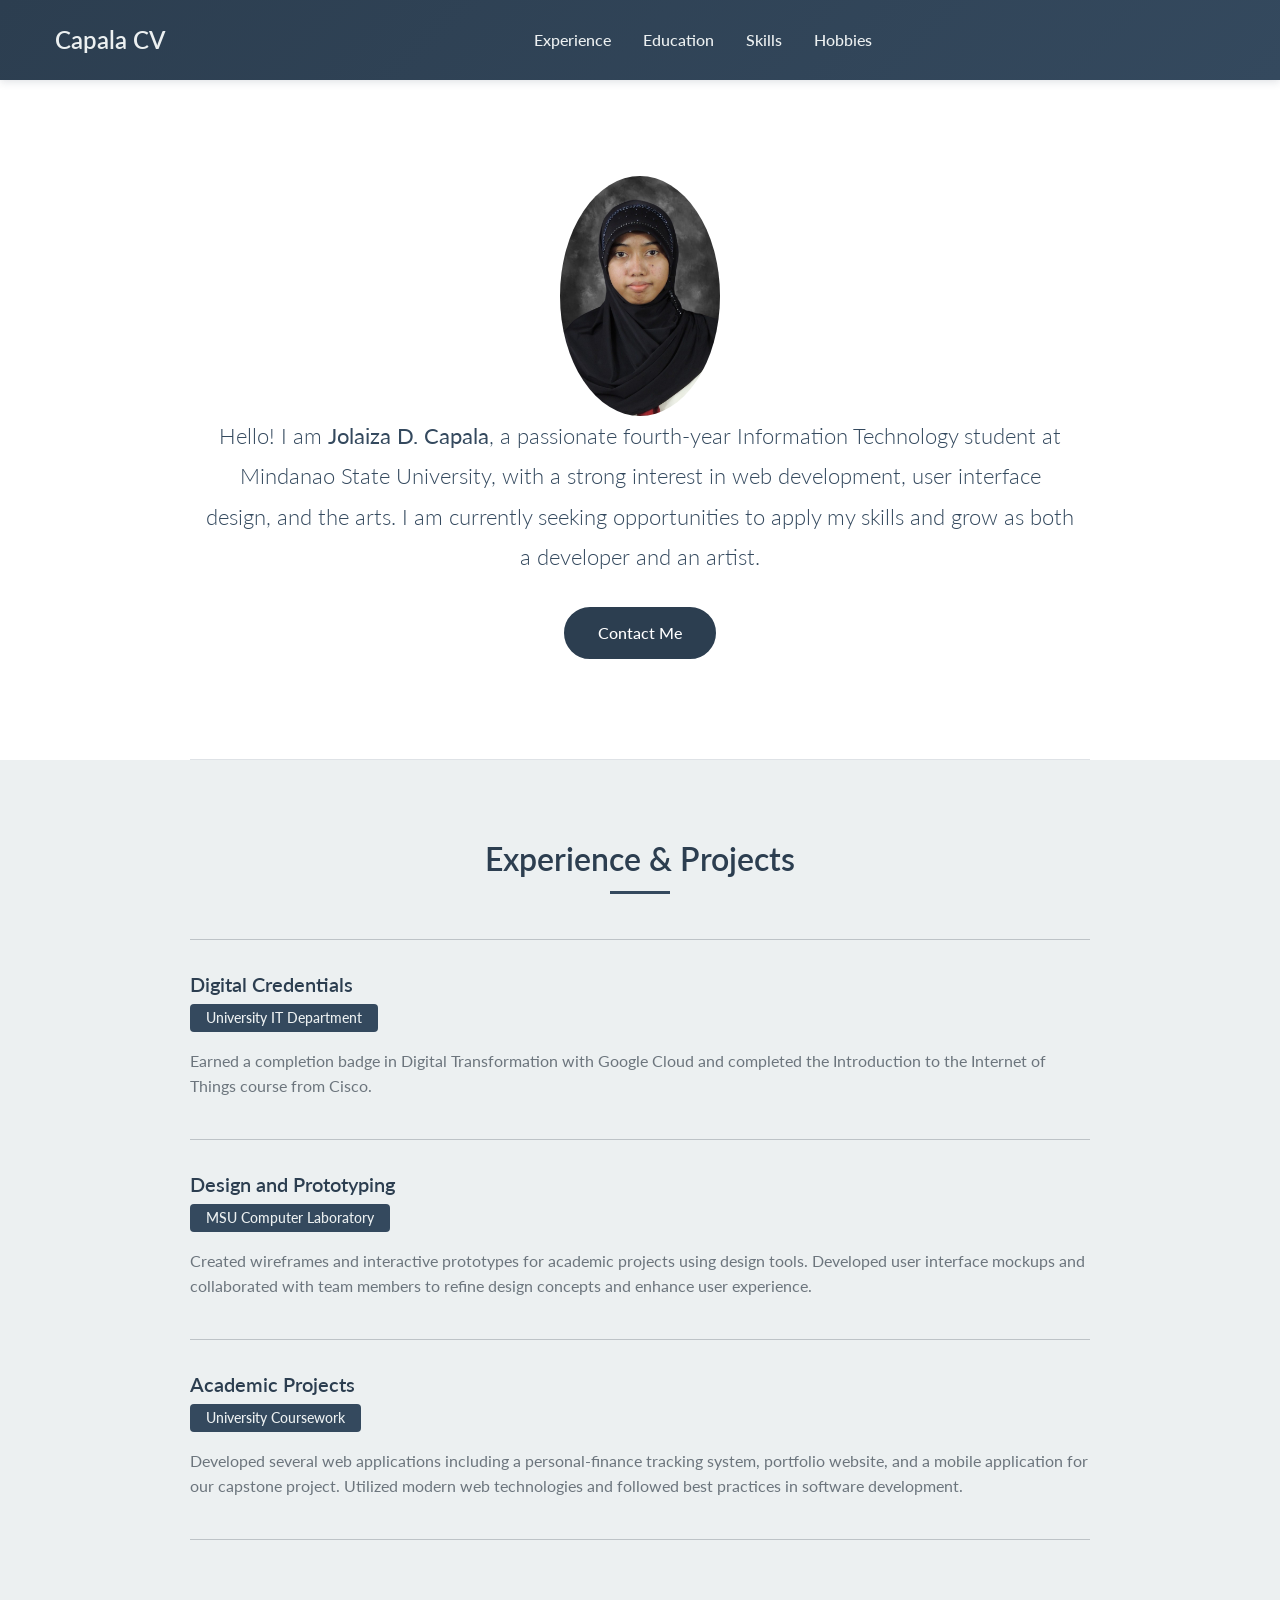
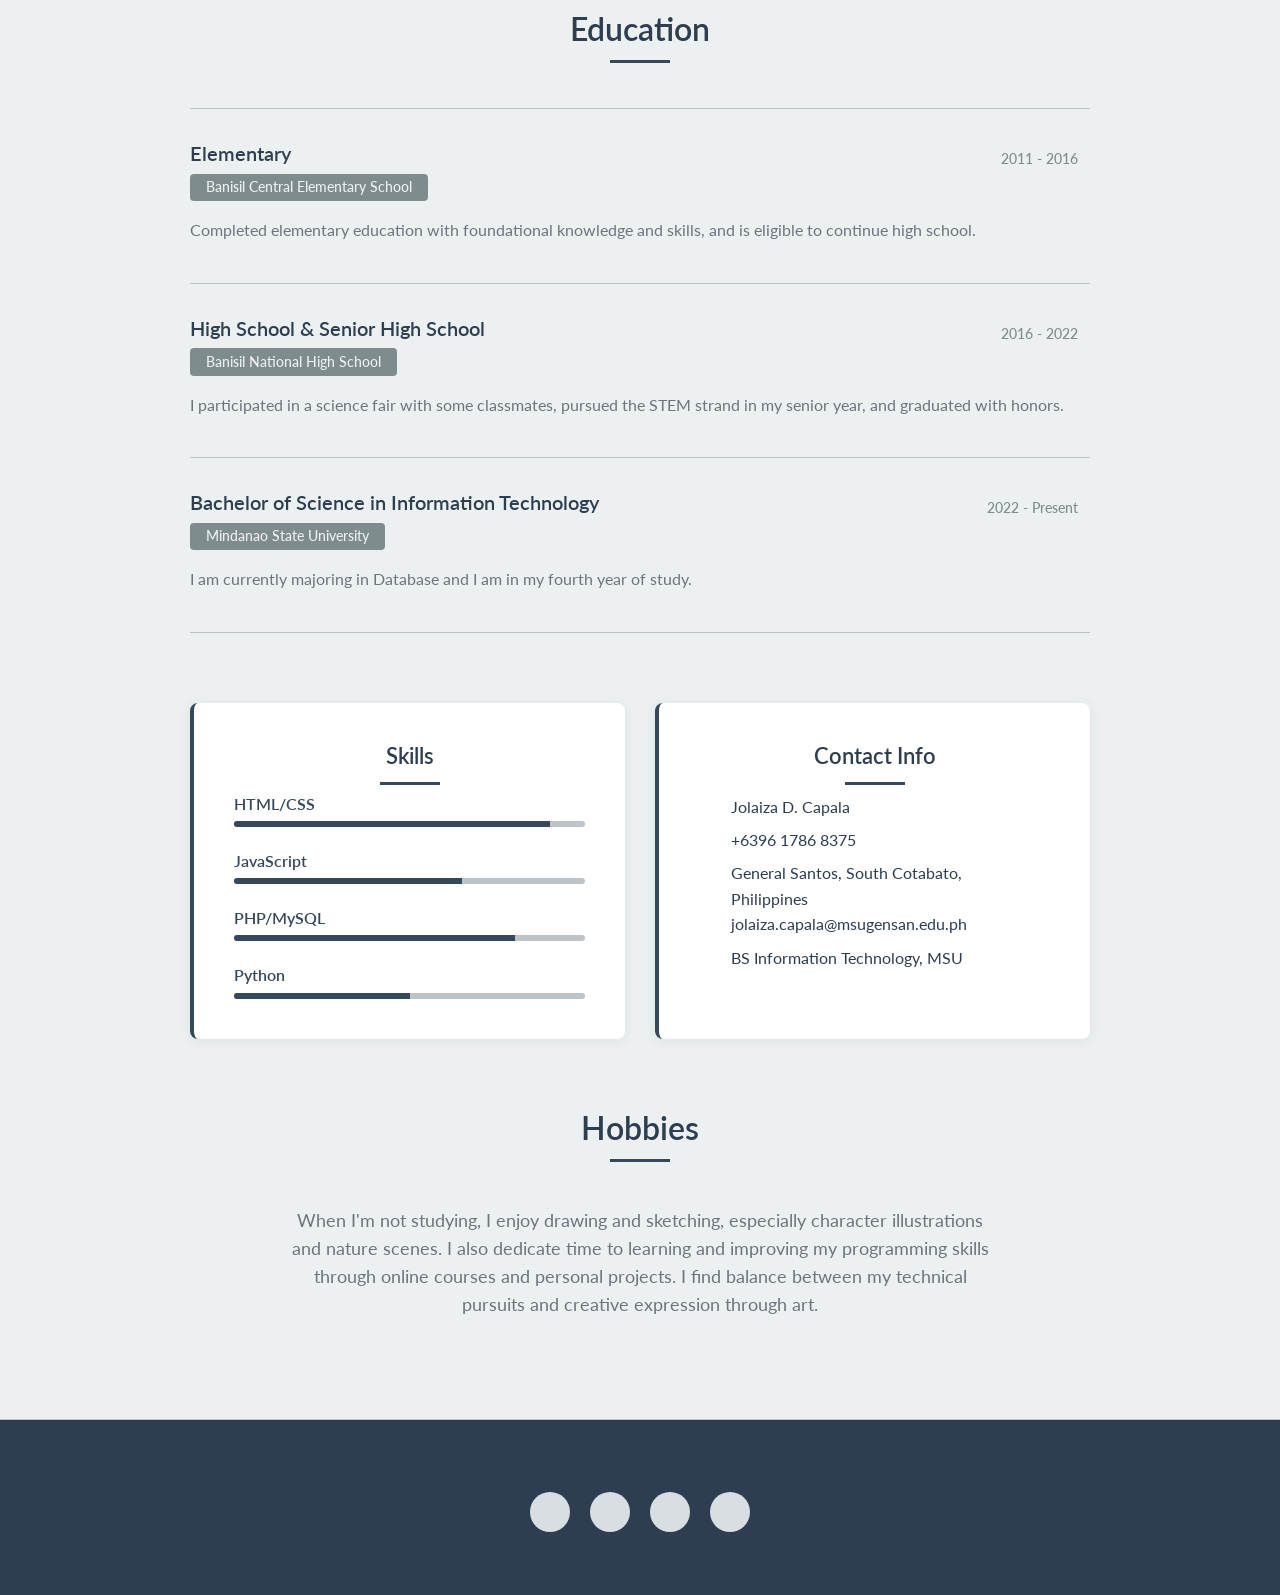
<file: index.html>
<!DOCTYPE html>
<html>
  <head>
    <meta charset="utf-8">
    <meta name="viewport" content="width=device-width, initial-scale=1">
    <title>Capala CV</title>
    <link rel="stylesheet" href="https://maxcdn.bootstrapcdn.com/bootstrap/4.0.0/css/bootstrap.min.css">
    <link rel="stylesheet" href="https://code.ionicframework.com/ionicons/2.0.1/css/ionicons.min.css">
    <link rel="stylesheet" type="text/css" href="assets/css/style.css">
  </head>
  <body>
   <nav class="navbar fixed-top navbar-expand-lg navbar-dark page-navbar gradient">
      <div class="container">
        <a class="navbar-brand logo" href="#">Capala CV</a>
        <button class="navbar-toggler" type="button" data-toggle="collapse" data-target="#navbarNav" aria-controls="navbarNav" aria-expanded="false" aria-label="Toggle navigation">
          <span class="navbar-toggler-icon"></span>
        </button>
        <div class="collapse navbar-collapse" id="navbarNav">
            <ul class="navbar-nav mx-auto">
              <li class="nav-item item">
                <li class="nav-item item">
                  <a class="nav-link" href="#work-experience">Experience</a>
                </li>
                <li class="nav-item item">
                    <a class="nav-link" href="#education">Education</a>
                </li>
                <li class="nav-item item">
                  <a class="nav-link" href="#skills">Skills</a>
                </li>
                <li class="nav-item item">
                    <a class="nav-link" href="#hobbies">Hobbies</a>
                </li>
              </li>
            </ul>
          </div>
      </div>
    </nav>
    <main class="page cv-page">
      <section class="cv-block block-intro border-bottom">
        <div class="container">
          <div class="avatar">
            <img class="img-fluid rounded-circle" src="assets/img/avatar.jpg">
          </div>
          <p>Hello! I am <strong>Jolaiza D. Capala</strong>, a passionate fourth-year Information Technology student at Mindanao State University, with a strong interest in web development, user interface design, and the arts. I am currently seeking opportunities to apply my skills and grow as both a developer and an artist.</p>
          <a href="mailto:jolaiza.capala@msugensan.edu.ph" class="btn btn-outline-primary">Contact Me</a>
        </div>
      </section>
      <section class="cv-block info">
        <div class="container">
          <div class="work-experience group" id="work-experience">
            <h2 class="text-center">Experience & Projects</h2>
            <div class="item">
              <div class="row">
                <div class="col-md-6">
                  <h3>Digital Credentials</h3>
                  <h4 class="organization">University IT Department</h4>
                </div>
              </div>
              <p class="text-muted">Earned a completion badge in Digital Transformation with Google Cloud and completed the Introduction to the Internet of Things course from Cisco.</p>
            </div>
            <div class="item">
              <div class="row">
                <div class="col-md-6">
                  <h3>Design and Prototyping</h3>
                  <h4 class="organization">MSU Computer Laboratory</h4>
                </div>
              </div>
              <p class="text-muted">Created wireframes and interactive prototypes for academic projects using design tools. Developed user interface mockups and collaborated with team members to refine design concepts and enhance user experience.</p>
            </div>
            <div class="item">
              <div class="row">
                <div class="col-md-6">
                  <h3>Academic Projects</h3>
                  <h4 class="organization">University Coursework</h4>
                </div>
              </div>
              <p class="text-muted">Developed several web applications including a personal-finance tracking system, portfolio website, and a mobile application for our capstone project. Utilized modern web technologies and followed best practices in software development.</p>
            </div>
          </div>
          <div class="education group" id="education">
            <h2 class="text-center">Education</h2>
            <div class="item">
              <div class="row">
                <div class="col-md-6">
                  <h3>Elementary</h3>
                  <h4 class="organization">Banisil Central Elementary School</h4>
                </div>
                <div class="col-md-6">
                  <time class="period">2011 - 2016</time>
                </div>
              </div>
              <p class="text-muted">Completed elementary education with foundational knowledge and skills, and is eligible to continue high school.</p>
            </div>
            <div class="item">
              <div class="row">
                <div class="col-md-6">
                  <h3>High School & Senior High School</h3>
                  <h4 class="organization">Banisil National High School</h4>
                </div>
                <div class="col-md-6">
                  <time class="period">2016 - 2022</time>
                </div>
              </div>
              <p class="text-muted">I participated in a science fair with some classmates, pursued the STEM strand in my senior year, and graduated with honors.</p>
            </div>
            <div class="item">
              <div class="row">
                <div class="col-md-6">
                  <h3>Bachelor of Science in Information Technology</h3>
                  <h4 class="organization">Mindanao State University</h4>
                </div>
                <div class="col-md-6">
                  <time class="period">2022 - Present</time>
                </div>
              </div>
              <p class="text-muted">I am currently majoring in Database and I am in my fourth year of study.</p>
            </div>
          </div>
          <div class="group" id="skills">
            <div class="row">
              <div class="col-md-6">
                <div class="skills info-card">
                  <h2>Skills</h2>
                  <h3>HTML/CSS</h3>
                  <div class="progress">
                    <div class="progress-bar" role="progressbar" aria-valuenow="70"
                    aria-valuemin="0" aria-valuemax="100" style="width:90%">
                    </div>
                  </div>
                  <h3>JavaScript</h3>
                  <div class="progress">
                    <div class="progress-bar" role="progressbar" aria-valuenow="70"
                    aria-valuemin="0" aria-valuemax="100" style="width:65%">
                    </div>
                  </div>
                  <h3>PHP/MySQL</h3>
                  <div class="progress">
                    <div class="progress-bar" role="progressbar" aria-valuenow="70"
                    aria-valuemin="0" aria-valuemax="100" style="width:80%">
                    </div>
                  </div>
                  <h3>Python</h3>
                  <div class="progress">
                    <div class="progress-bar" role="progressbar" aria-valuenow="70"
                    aria-valuemin="0" aria-valuemax="100" style="width:50%">
                    </div>
                  </div>
                </div>
              </div>
              <div class="col-md-6">
                <div class="contact-info info-card" id="contact">
                  <h2>Contact Info</h2>
                  <div class="row">
                    <div class="col-1">
                        <i class="ion-person icon"></i>
                    </div>
                    <div class="col-9">
                      <span>Jolaiza D. Capala</span>
                    </div>
                  </div>
                  <div class="row">
                    <div class="col-1">
                      <i class="ion-ios-telephone icon"></i>
                    </div>
                    <div class="col-9">
                      <span>+6396 1786 8375</span>
                    </div>
                  </div>
                  <div class="row">
                    <div class="col-1">
                      <i class="ion-location icon"></i>
                    </div>
                    <div class="col-9">
                      <span>General Santos, South Cotabato, Philippines</span>
                    </div>
                  </div>
                  <div class="row">
                    <div class="col-1">
                      <i class="ion-at icon"></i>
                    </div>
                    <div class="col-9">
                      <span>jolaiza.capala@msugensan.edu.ph</span>
                    </div>
                  </div>
                  <div class="row">
                    <div class="col-1">
                      <i class="ion-university icon"></i>
                    </div>
                    <div class="col-9">
                      <span>BS Information Technology, MSU</span>
                    </div>
                  </div>
                </div>
              </div>
            </div>
          </div>
          <div class="hobbies group" id="hobbies">
            <h2 class="text-center">Hobbies</h2>
            <p class="text-center text-muted">When I'm not studying, I enjoy drawing and sketching, especially character illustrations and nature scenes. I also dedicate time to learning and improving my programming skills through online courses and personal projects. I find balance between my technical pursuits and creative expression through art.</p>
          </div>
        </div>
      </section>
      <footer class="page-footer">
        <div class="container">
          <div class="social-icons">
            <a href="https://www.facebook.com/jolaiza.capala"><i class="ion-social-facebook" title="Facebook"></i></a>
            <a href="https://www.instagram.com/jlz_laiii/"><i class="ion-social-instagram-outline" title="Instagram"></i></a>
            <a href="https://www.linkedin.com/in/jolaiza-capala/"><i class="ion-social-linkedin" title="LinkedIn"></i></a>
            <a href="https://github.com/jlz-89"><i class="ion-social-github" title="GitHub"></i></a>
          </div>
        </div>
      </footer>
    </main>
  </body>
  <script src="https://code.jquery.com/jquery-3.2.1.min.js"></script>
  <script src="https://maxcdn.bootstrapcdn.com/bootstrap/4.0.0/js/bootstrap.min.js"></script>
  <script src="assets/js/script.js"></script>
</html>
</file>
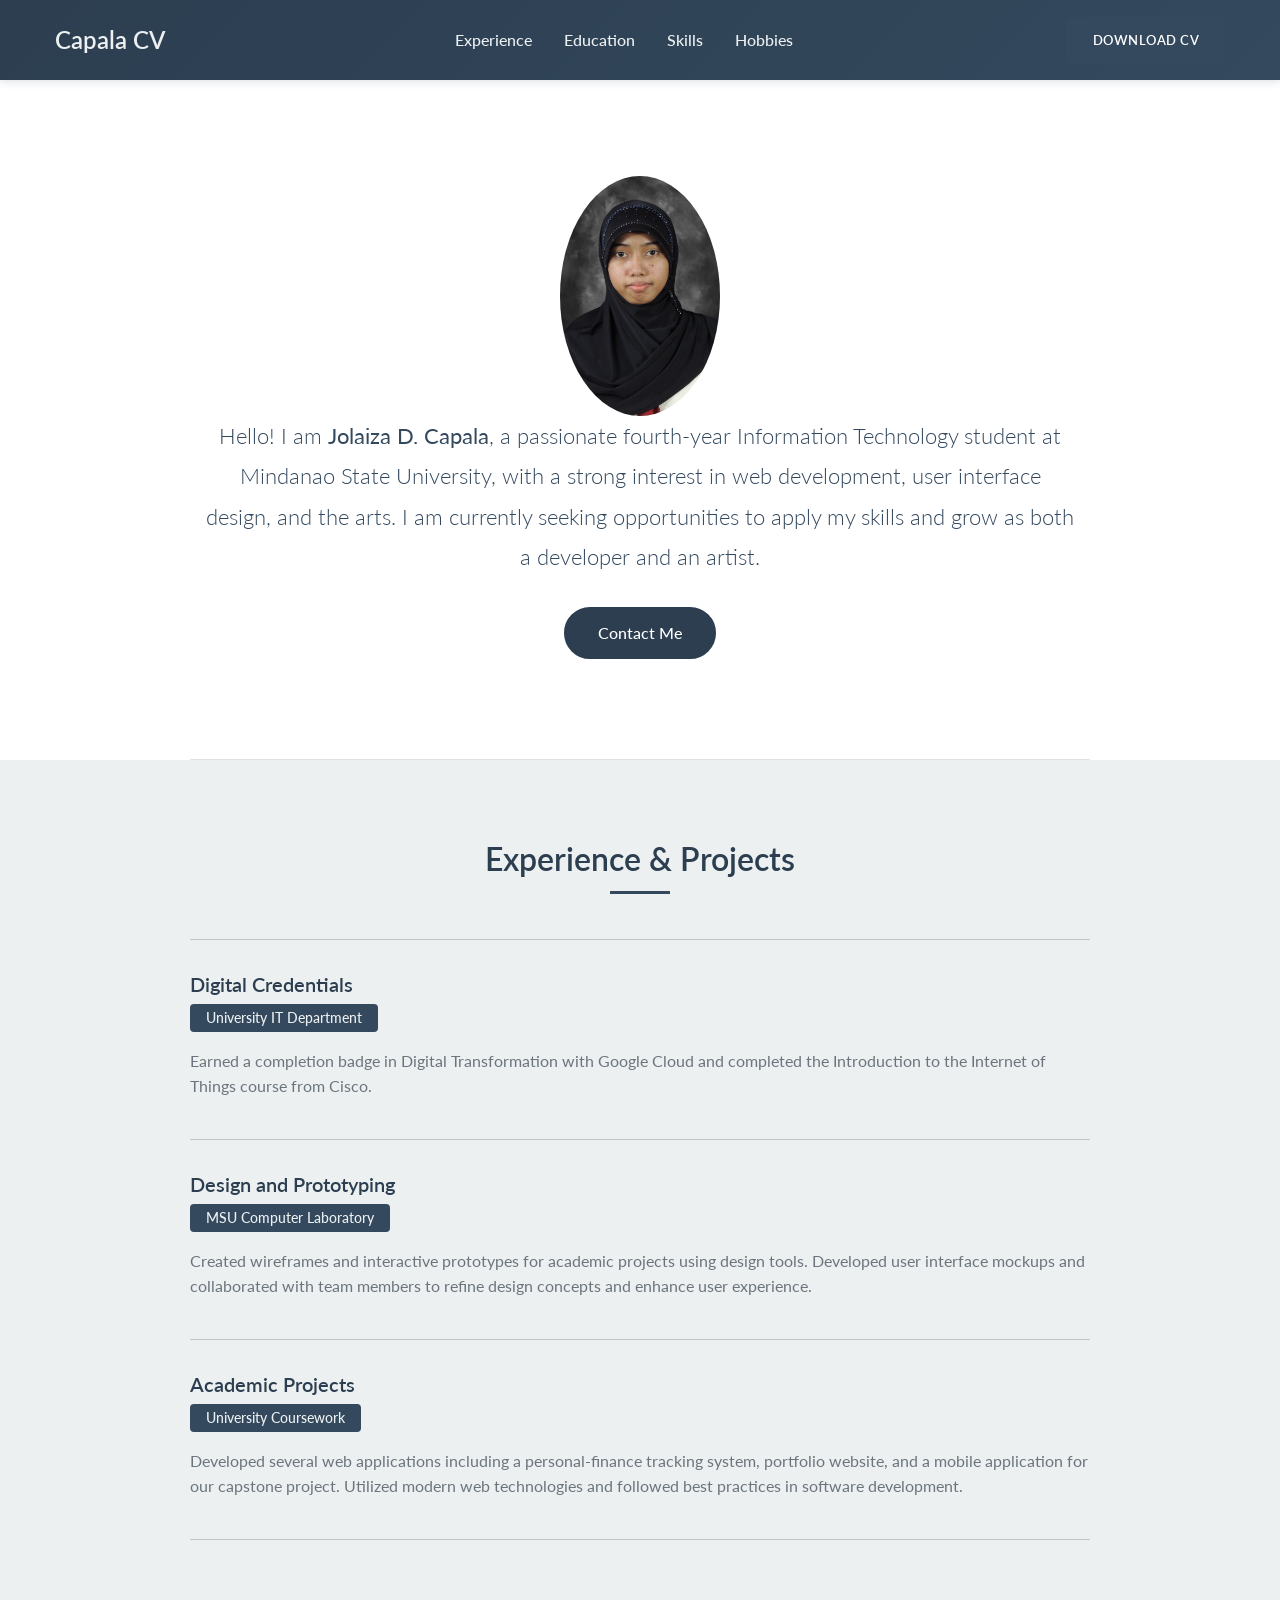
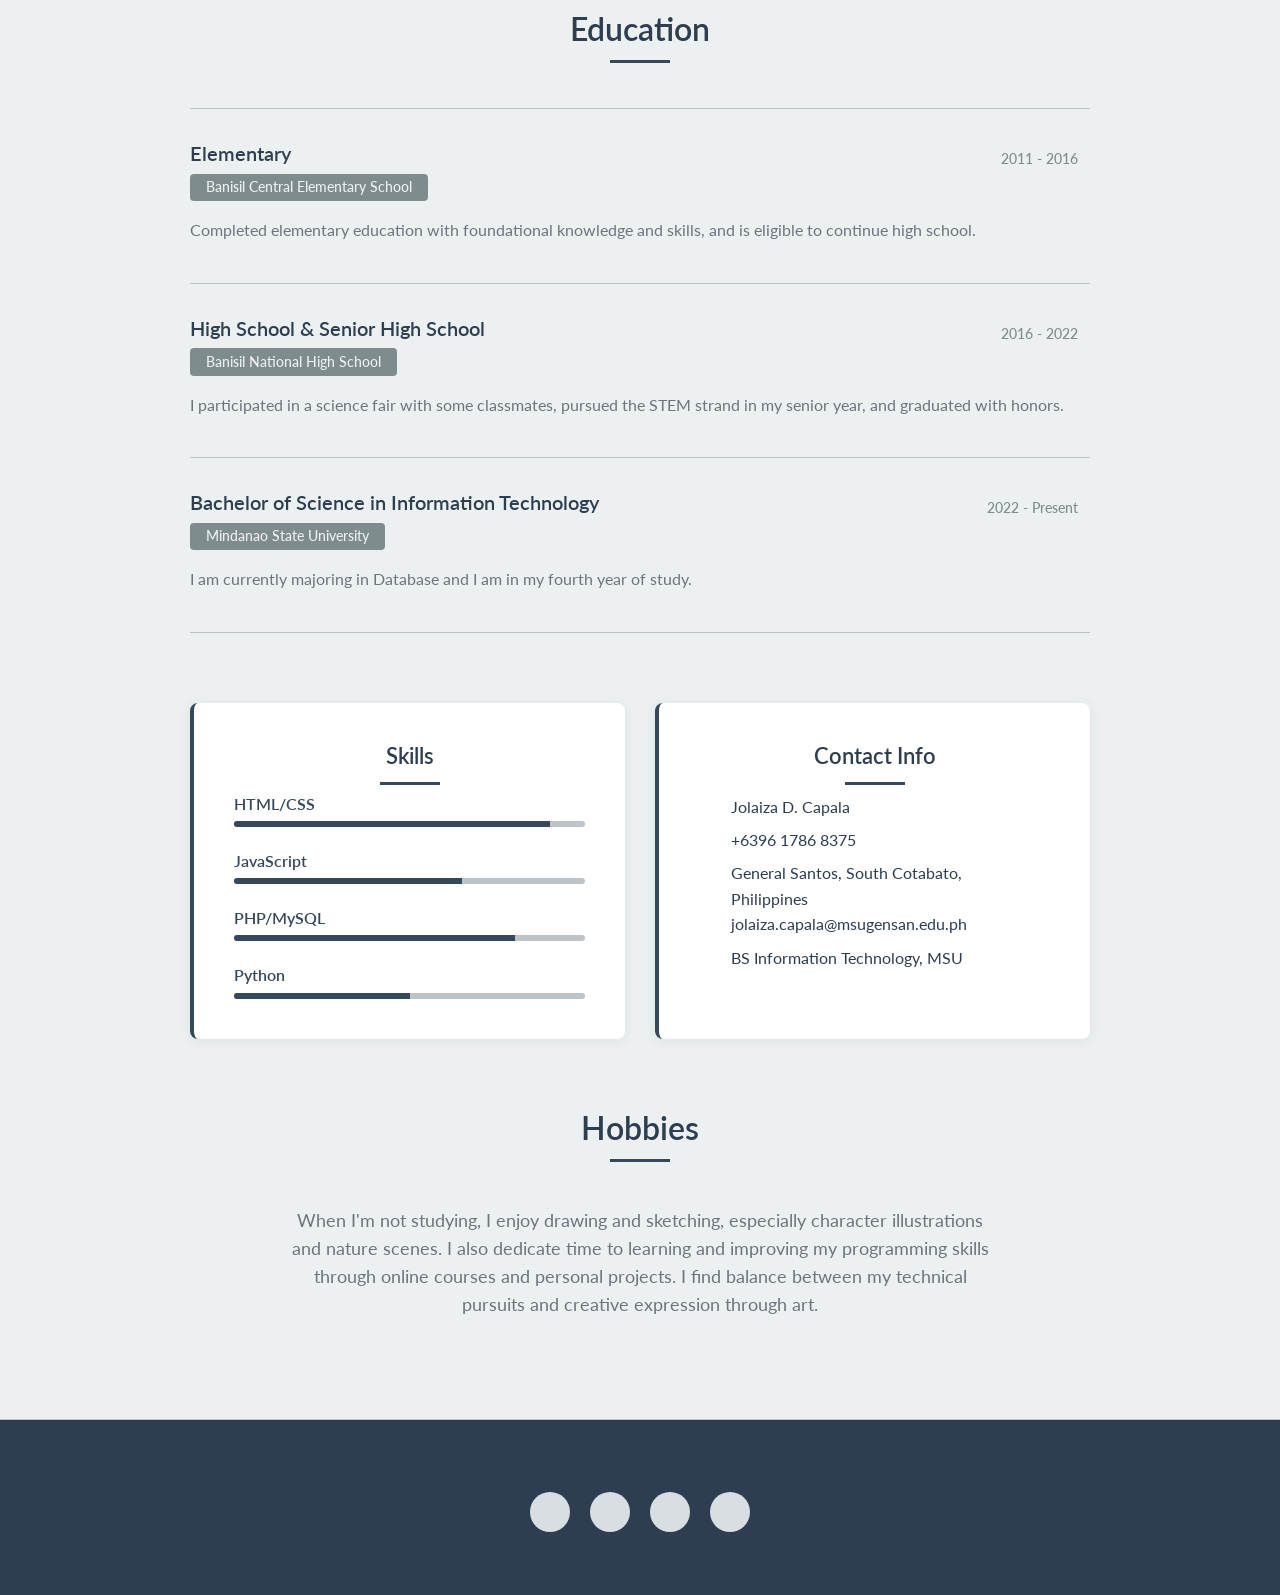
<file: cv.html>
<!DOCTYPE html>
<html>
  <head>
    <meta charset="utf-8">
    <meta name="viewport" content="width=device-width, initial-scale=1">
    <title>Beautiful CV Template</title>
    <link rel="stylesheet" href="https://maxcdn.bootstrapcdn.com/bootstrap/4.0.0/css/bootstrap.min.css">
    <link rel="stylesheet" href="https://code.ionicframework.com/ionicons/2.0.1/css/ionicons.min.css">
    <link rel="stylesheet" type="text/css" href="assets/css/style.css">
  </head>
  <body>
   <nav class="navbar fixed-top navbar-expand-lg navbar-dark page-navbar gradient">
      <div class="container">
        <a class="navbar-brand logo" href="#">Capala CV</a>
        <button class="navbar-toggler" type="button" data-toggle="collapse" data-target="#navbarNav" aria-controls="navbarNav" aria-expanded="false" aria-label="Toggle navigation">
          <span class="navbar-toggler-icon"></span>
        </button>
        <div class="collapse navbar-collapse" id="navbarNav">
            <ul class="navbar-nav mx-auto">
              <li class="nav-item item">
                <li class="nav-item item">
                  <a class="nav-link" href="#work-experience">Experience</a>
                </li>
                <li class="nav-item item">
                    <a class="nav-link" href="#education">Education</a>
                </li>
                <li class="nav-item item">
                  <a class="nav-link" href="#skills">Skills</a>
                </li>
                <li class="nav-item item">
                    <a class="nav-link" href="#hobbies">Hobbies</a>
                </li>
              </li>
            </ul>
          </div>
          <a href="https://tutorialzine.com/2018/04/freebie-beautiful-cv-template-with-bootstrap" class="btn download-template" role="button" aria-disabled="true">Download CV</a>
      </div>
    </nav>
    <main class="page cv-page">
      <section class="cv-block block-intro border-bottom">
        <div class="container">
          <div class="avatar">
            <img class="img-fluid rounded-circle" src="assets/img/avatar.jpg">
          </div>
          <p>Hello! I am <strong>Jolaiza D. Capala</strong>, a passionate fourth-year Information Technology student at Mindanao State University, with a strong interest in web development, user interface design, and the arts. I am currently seeking opportunities to apply my skills and grow as both a developer and an artist.</p>
          <a href="#contact" class="btn btn-outline-primary">Contact Me</a>
        </div>
      </section>
      <section class="cv-block info">
        <div class="container">
          <div class="work-experience group" id="work-experience">
            <h2 class="text-center">Experience & Projects</h2>
            <div class="item">
              <div class="row">
                <div class="col-md-6">
                  <h3>Digital Credentials</h3>
                  <h4 class="organization">University IT Department</h4>
                </div>
              </div>
              <p class="text-muted">Earned a completion badge in Digital Transformation with Google Cloud and completed the Introduction to the Internet of Things course from Cisco.</p>
            </div>
            <div class="item">
              <div class="row">
                <div class="col-md-6">
                  <h3>Design and Prototyping</h3>
                  <h4 class="organization">MSU Computer Laboratory</h4>
                </div>
              </div>
              <p class="text-muted">Created wireframes and interactive prototypes for academic projects using design tools. Developed user interface mockups and collaborated with team members to refine design concepts and enhance user experience.</p>
            </div>
            <div class="item">
              <div class="row">
                <div class="col-md-6">
                  <h3>Academic Projects</h3>
                  <h4 class="organization">University Coursework</h4>
                </div>
              </div>
              <p class="text-muted">Developed several web applications including a personal-finance tracking system, portfolio website, and a mobile application for our capstone project. Utilized modern web technologies and followed best practices in software development.</p>
            </div>
          </div>
          <div class="education group" id="education">
            <h2 class="text-center">Education</h2>
            <div class="item">
              <div class="row">
                <div class="col-md-6">
                  <h3>Elementary</h3>
                  <h4 class="organization">Banisil Central Elementary School</h4>
                </div>
                <div class="col-md-6">
                  <time class="period">2011 - 2016</time>
                </div>
              </div>
              <p class="text-muted">Completed elementary education with foundational knowledge and skills, and is eligible to continue high school.</p>
            </div>
            <div class="item">
              <div class="row">
                <div class="col-md-6">
                  <h3>High School & Senior High School</h3>
                  <h4 class="organization">Banisil National High School</h4>
                </div>
                <div class="col-md-6">
                  <time class="period">2016 - 2022</time>
                </div>
              </div>
              <p class="text-muted">I participated in a science fair with some classmates, pursued the STEM strand in my senior year, and graduated with honors.</p>
            </div>
            <div class="item">
              <div class="row">
                <div class="col-md-6">
                  <h3>Bachelor of Science in Information Technology</h3>
                  <h4 class="organization">Mindanao State University</h4>
                </div>
                <div class="col-md-6">
                  <time class="period">2022 - Present</time>
                </div>
              </div>
              <p class="text-muted">I am currently majoring in Database and I am in my fourth year of study.</p>
            </div>
          </div>
          <div class="group" id="skills">
            <div class="row">
              <div class="col-md-6">
                <div class="skills info-card">
                  <h2>Skills</h2>
                  <h3>HTML/CSS</h3>
                  <div class="progress">
                    <div class="progress-bar" role="progressbar" aria-valuenow="70"
                    aria-valuemin="0" aria-valuemax="100" style="width:90%">
                    </div>
                  </div>
                  <h3>JavaScript</h3>
                  <div class="progress">
                    <div class="progress-bar" role="progressbar" aria-valuenow="70"
                    aria-valuemin="0" aria-valuemax="100" style="width:65%">
                    </div>
                  </div>
                  <h3>PHP/MySQL</h3>
                  <div class="progress">
                    <div class="progress-bar" role="progressbar" aria-valuenow="70"
                    aria-valuemin="0" aria-valuemax="100" style="width:80%">
                    </div>
                  </div>
                  <h3>Python</h3>
                  <div class="progress">
                    <div class="progress-bar" role="progressbar" aria-valuenow="70"
                    aria-valuemin="0" aria-valuemax="100" style="width:50%">
                    </div>
                  </div>
                </div>
              </div>
              <div class="col-md-6">
                <div class="contact-info info-card" id="contact">
                  <h2>Contact Info</h2>
                  <div class="row">
                    <div class="col-1">
                        <i class="ion-person icon"></i>
                    </div>
                    <div class="col-9">
                      <span>Jolaiza D. Capala</span>
                    </div>
                  </div>
                  <div class="row">
                    <div class="col-1">
                      <i class="ion-ios-telephone icon"></i>
                    </div>
                    <div class="col-9">
                      <span>+6396 1786 8375</span>
                    </div>
                  </div>
                  <div class="row">
                    <div class="col-1">
                      <i class="ion-location icon"></i>
                    </div>
                    <div class="col-9">
                      <span>General Santos, South Cotabato, Philippines</span>
                    </div>
                  </div>
                  <div class="row">
                    <div class="col-1">
                      <i class="ion-at icon"></i>
                    </div>
                    <div class="col-9">
                      <span>jolaiza.capala@msugensan.edu.ph</span>
                    </div>
                  </div>
                  <div class="row">
                    <div class="col-1">
                      <i class="ion-university icon"></i>
                    </div>
                    <div class="col-9">
                      <span>BS Information Technology, MSU</span>
                    </div>
                  </div>
                </div>
              </div>
            </div>
          </div>
          <div class="hobbies group" id="hobbies">
            <h2 class="text-center">Hobbies</h2>
            <p class="text-center text-muted">When I'm not studying, I enjoy drawing and sketching, especially character illustrations and nature scenes. I also dedicate time to learning and improving my programming skills through online courses and personal projects. I find balance between my technical pursuits and creative expression through art.</p>
          </div>
        </div>
      </section>
      <footer class="page-footer">
        <div class="container">
          <div class="social-icons">
            <a href="https://www.facebook.com/jolaiza.capala"><i class="ion-social-facebook" title="Facebook"></i></a>
            <a href="https://www.instagram.com/jlz_laiii/"><i class="ion-social-instagram-outline" title="Instagram"></i></a>
            <a href="https://www.linkedin.com/in/jolaiza-capala/"><i class="ion-social-linkedin" title="LinkedIn"></i></a>
            <a href="https://github.com/jlz-89"><i class="ion-social-github" title="GitHub"></i></a>
          </div>
        </div>
      </footer>
    </main>
  </body>
  <script src="https://code.jquery.com/jquery-3.2.1.min.js"></script>
  <script src="https://maxcdn.bootstrapcdn.com/bootstrap/4.0.0/js/bootstrap.min.js"></script>
  <script src="assets/js/script.js"></script>
</html>
</file>
<file: assets/css/style.css>
@import url("https://fonts.googleapis.com/css?family=Lato:300,400,500,600");

:root {
    --primary-dark: #2C3E50;
    --primary-medium: #34495E;
    --secondary-dark: #7F8C8D;
    --secondary-light: #BDC3C7;
    --background-light: #ECF0F1;
    --accent-color: #3498DB;
}

body {
    font-family: 'Lato', sans-serif;
    color: var(--primary-dark);
    background-color: #ffffff;
    line-height: 1.6;
}

.page-navbar.navbar {
    background-color: var(--primary-dark);
    box-shadow: 0 2px 8px rgba(44, 62, 80, 0.15);
    transition: all 0.3s ease;
}

.page-navbar.navbar-dark .navbar-nav .nav-link {
    color: var(--background-light);
    font-weight: 500;
    padding: 0.5rem 1rem;
    transition: color 0.3s ease;
}

.page-navbar.navbar-dark .navbar-nav .nav-link:hover {
    color: var(--secondary-light);
}

.page-navbar .logo {
    font-size: 1.5rem;
    font-weight: 600;
    color: var(--background-light);
}

.page-navbar.fixed-top + .page {
    padding-top: 76px;
}

.download-template {
    color: #ffffff;
    background-color: var(--primary-medium);
    border: 2px solid var(--primary-medium);
    font-weight: 600;
    text-transform: uppercase;
    font-size: 0.8rem;
    padding: 0.75rem 1.5rem;
    border-radius: 4px;
    letter-spacing: 0.5px;
    transition: all 0.3s ease;
}

.download-template:hover {
    background-color: #BDC3C7;
    color: var(--primary-medium);
    transform: translateY(-1px);
    border-color: #2C3E50;
}

.gradient {
    background: linear-gradient(135deg, var(--primary-dark), var(--primary-medium));
    color: var(--background-light) !important;
}

.cv-block {
    padding-bottom: 80px;
    padding-top: 80px;
    background-color: #ffffff;
}

.cv-block:nth-child(even) {
    background-color: var(--background-light);
}

.cv-block.block-intro {
    text-align: center;
    max-width: 900px;
    margin: auto;
}

.cv-block.block-intro .about-me {
    max-width: 800px;
    margin: auto;
}

.cv-block.block-intro p {
    font-size: 1.3em;
    font-weight: 300;
    margin-bottom: 30px;
    color: var(--primary-medium);
    line-height: 1.8;
}

.cv-block.block-intro .btn {
    padding: 0.75rem 2rem;
    border-radius: 4px;
    font-weight: 500;
    color: #ffffff;
    background-color: #2C3E50;
    border: 2px solid #2C3E50;
    border-radius: 50px;
}

.cv-block.block-intro .btn:hover {
    background-color: transparent;
    color: #2C3E50;
    transform: translateY(-1px);
}

.cv-block.block-intro .avatar {
    width: 160px;
    height: 200px;
    background-size: cover;
    background-repeat: no-repeat;
    margin: auto;
    border-radius: 50%;
    margin-bottom: 40px;
}

.cv-block.info {
    padding-top: 80px;
}

.cv-block.info h2 {
    font-weight: 600;
    margin-bottom: 60px;
    color: var(--primary-dark);
    font-size: 2rem;
    text-align: center;
    position: relative;
}

.cv-block.info h2::after {
    content: '';
    position: absolute;
    bottom: -15px;
    left: 50%;
    transform: translateX(-50%);
    width: 60px;
    height: 3px;
    background-color: var(--primary-medium);
}

.cv-block.info h3 {
    font-size: 1.25rem;
    font-weight: 500;
    color: var(--primary-dark);
    margin-bottom: 0.5rem;
}

.cv-block.info .group {
    max-width: 900px;
    margin: auto;
}

.cv-block.info .group:not(:first-child) {
    margin-top: 70px;
}

.cv-block.info .group .period {
    font-size: 0.85rem;
    float: none;
    font-weight: 500;
    margin-top: 4px;
    color: var(--secondary-dark);
    background-color: var(--background-light);
    padding: 0.25rem 0.75rem;
    border-radius: 12px;
    display: inline-block;
}

.cv-block.info .group .organization {
    font-size: 0.85em;
    background-color: var(--primary-medium);
    display: inline-block;
    color: var(--background-light);
    padding: 0.35rem 1rem;
    border-radius: 4px;
    font-weight: 500;
}

.cv-block.info .education.group .organization {
    background-color: var(--secondary-dark);
}

.cv-block.info .group .item {
    padding-bottom: 1.5rem;
    margin-bottom: 2rem;
    border-bottom: 1px solid var(--secondary-light);
    transition: transform 0.3s ease;
}

.cv-block.info .group .item:hover {
    transform: translateX(5px);
}

.cv-block.info .group h2 + .item {
    padding-top: 2rem;
    border-top: 1px solid var(--secondary-light);
}

.cv-block.info .group .item .row {
    margin-bottom: 0.5rem;
}

.cv-block.info .work-experience h3,
.cv-block.info .education h3 {
    font-weight: 600;
}

.cv-block .info-card {
    padding: 2.5rem;
    box-shadow: 0 2px 12px rgba(44, 62, 80, 0.08);
    height: 100%;
    background: #ffffff;
    border-radius: 8px;
    border-left: 4px solid var(--primary-medium);
    transition: transform 0.3s ease, box-shadow 0.3s ease;
}

.cv-block .info-card:hover {
    transform: translateY(-5px);
    box-shadow: 0 4px 20px rgba(44, 62, 80, 0.12);
}

.cv-block .info-card h2 {
    margin-top: 0;
    margin-bottom: 1.5rem !important;
    font-size: 1.4rem;
    color: var(--primary-dark);
}

.cv-block .info-card.skills h3 {
    margin-top: 1.5rem;
    font-size: 1rem;
    font-weight: 600;
    color: var(--primary-medium);
}

.cv-block .info-card.skills .progress {
    height: 6px;
    background-color: var(--secondary-light);
    border-radius: 3px;
    overflow: hidden;
}

.cv-block .info-card.skills .progress-bar {
    background-color: var(--primary-medium);
}

.cv-block .info-card.contact-info .icon {
    font-size: 1.3em;
    color: var(--primary-medium);
    position: relative;
    bottom: 2px;
    margin-right: 0.75rem;
}

.cv-block.info .hobbies p {
    max-width: 700px;
    margin: auto;
    font-size: 1.1em;
    color: var(--primary-medium);
}

.page-footer {
    padding-top: 3rem;
    border-top: 1px solid var(--secondary-light);
    text-align: center;
    padding-bottom: 2rem;
    background-color: var(--primary-dark);
    color: var(--background-light);
}

.page-footer a {
    display: inline-block;
    margin: 0 0.75rem;
    color: var(--background-light);
    font-size: 1rem;
    text-decoration: none;
    transition: color 0.3s ease;
}

.page-footer a:hover {
    color: var(--secondary-light);
}

.page-footer .links {
    display: inline-block;
    margin-bottom: 1.5rem;
}

.page-footer .social-icons {
    margin-top: 1.5rem;
    margin-bottom: 1.5rem;
}

.page-footer .social-icons a {
    font-size: 1.1rem;
    margin: 0 0.5rem;
    color: var(--primary-dark);
    border: none;
    opacity: 0.9;
    border-radius: 50%;
    width: 40px;
    display: inline-block;
    height: 40px;
    text-align: center;
    background-color: var(--background-light);
    line-height: 40px;
    transition: all 0.3s ease;
}

.page-footer .social-icons a:hover {
    opacity: 1;
    transform: translateY(-2px);
    background-color: #ffffff;
}

/* Minimalistic improvements */
* {
    box-sizing: border-box;
}

.container {
    max-width: 1200px;
}

.section-divider {
    height: 1px;
    background: linear-gradient(90deg, transparent, var(--secondary-light), transparent);
    margin: 3rem auto;
    width: 80%;
}

@media (min-width: 768px) {
    .cv-block {
        padding-bottom: 100px;
        padding-top: 100px;
    }

    .cv-block.info .group .period {
        float: right;
    }
    
    .cv-block.block-intro p {
        font-size: 1.4em;
    }
}

@media (min-width: 576px) {
    .navbar {
        padding-top: 1rem;
        padding-bottom: 1rem;
    }

    .portfolio-navbar.fixed-top + .page {
        padding-top: 5.5rem;
    }
}

@media (max-width: 575px) {
    .cv-block {
        padding-bottom: 60px;
        padding-top: 60px;
    }
    
    .cv-block.info h2 {
        font-size: 1.75rem;
    }
    
    .cv-block .info-card {
        padding: 1.5rem;
    }
}
</file>
